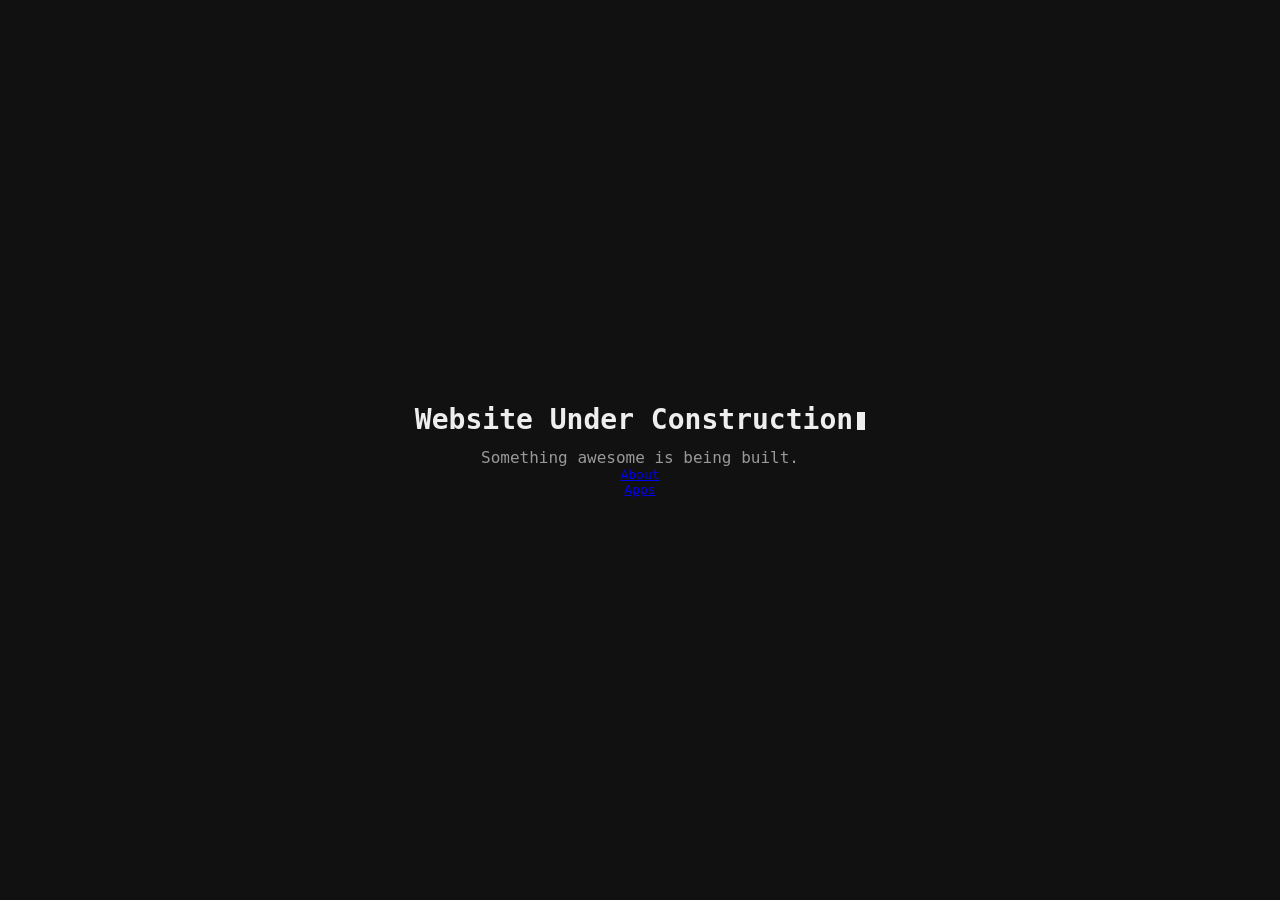
<file: index.html>
<!DOCTYPE html>
<html lang="en">
<head>
    <meta charset="UTF-8">
    <meta name="viewport" content="width=device-width, initial-scale=1.0">
    <title>Under Construction</title>

    <style>
        * {
            box-sizing: border-box;
        }

        body {
            margin: 0;
            min-height: 100vh;
            display: flex;
            align-items: center;
            justify-content: center;
            background: #111;
            color: #eee;
            font-family: monospace;
        }

        .container {
            text-align: center;
            padding: 20px;
        }

        pre {
            font-size: clamp(8px, 1.5vw, 16px);
            line-height: 1.2;
            margin-bottom: 40px;
        }

        h1 {
            font-size: 28px;
            margin: 0 0 12px;
        }

        p {
            color: #999;
            font-size: 16px;
            margin: 0;
        }

        .cursor {
            display: inline-block;
            width: 8px;
            height: 18px;
            background: #eee;
            margin-left: 4px;
            animation: blink 1s steps(1) infinite;
            vertical-align: middle;
        }

        @keyframes blink {
            50% {
                opacity: 0;
            }
        }
    </style>
</head>

<body>
    <div class="container">

        

        <h1>Website Under Construction<span class="cursor"></span></h1>
        <p>Something awesome is being built.</p>
        <p></p><a href="/about/">About</a></p>
        <p></p><a href="/apps/">Apps</a></p>
    </div>
</body>
</html>
</file>
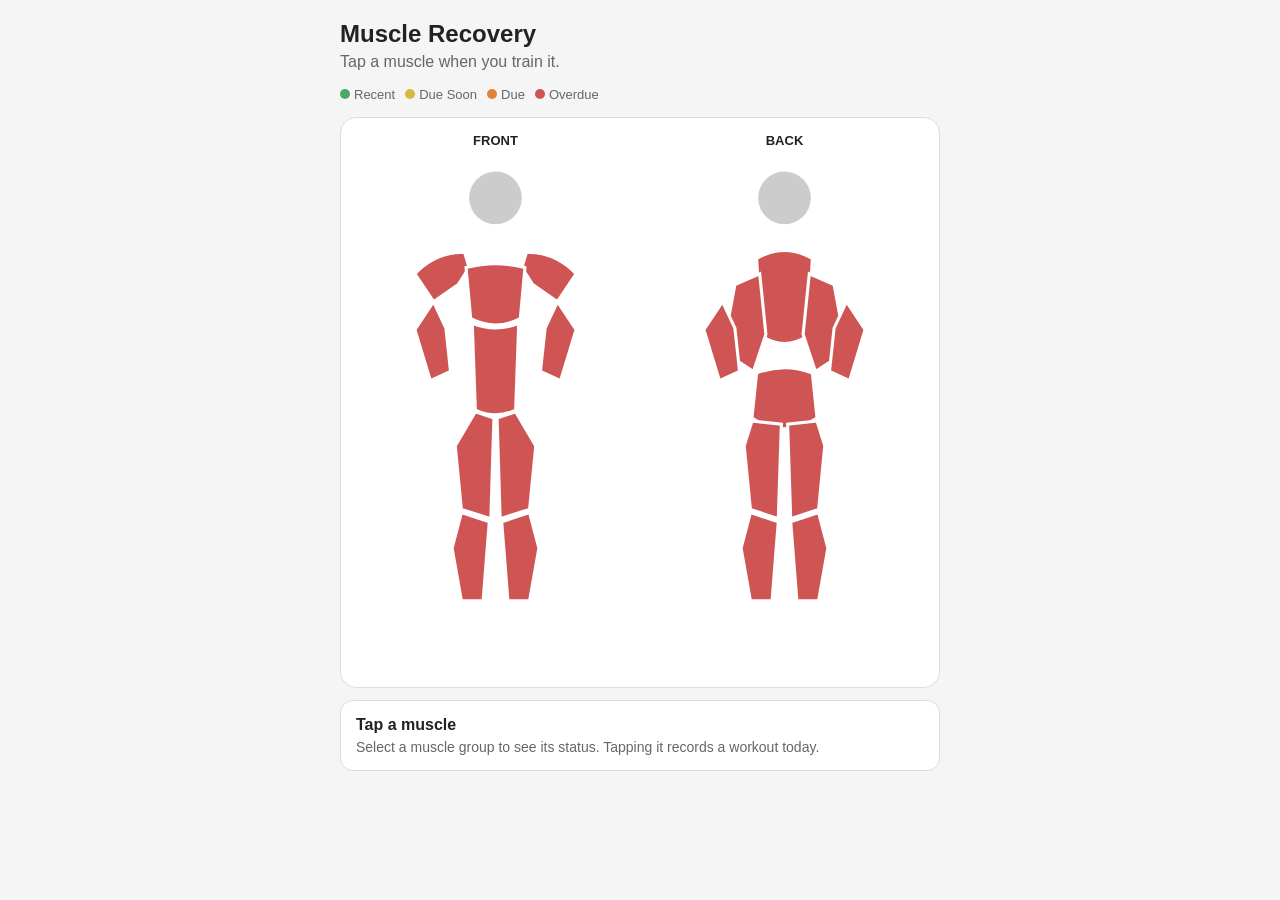
<file: apps/muscle-tracker/index.html>
<!DOCTYPE html>
<html lang="en">

<head>
    <meta charset="UTF-8">
    <meta name="viewport" content="width=device-width, initial-scale=1.0">

    <title>Muscle Recovery Tracker</title>

    <link rel="stylesheet" href="style.css">
</head>

<body>

    <main class="app">

        <header>
            <h1>Muscle Recovery</h1>
            <p>Tap a muscle when you train it.</p>
        </header>

        <div class="legend">
            <span><span class="dot green"></span>Recent</span>
            <span><span class="dot yellow"></span>Due Soon</span>
            <span><span class="dot orange"></span>Due</span>
            <span><span class="dot red"></span>Overdue</span>
        </div>

        <section class="muscle-maps">

            <!-- FRONT -->
            <div class="muscle-map">

                <h2>FRONT</h2>

                <svg viewBox="0 0 180 330">

                    <!-- Head -->
                    <circle
                        cx="90"
                        cy="27"
                        r="17"
                        fill="#cccccc"
                    />

                    <!-- Shoulders -->
                    <path
                        class="muscle"
                        data-muscle="shoulders"
                        d="M70 62Q51 62 38 76L50 94 66 83 73 72Z"
                    />

                    <path
                        class="muscle"
                        data-muscle="shoulders"
                        d="M110 62Q129 62 142 76L130 94 114 83 107 72Z"
                    />

                    <!-- Chest -->
                    <path
                        class="muscle"
                        data-muscle="chest"
                        d="M71 72Q90 67 109 72L106 105Q90 113 74 105Z"
                    />

                    <!-- Biceps -->
                    <path
                        class="muscle"
                        data-muscle="biceps"
                        d="M50 94L38 112 48 145 61 139 58 111Z"
                    />

                    <path
                        class="muscle"
                        data-muscle="biceps"
                        d="M130 94L142 112 132 145 119 139 122 111Z"
                    />

                    <!-- Core -->
                    <path
                        class="muscle"
                        data-muscle="core"
                        d="M75 108Q90 114 105 108L103 164Q90 170 77 164Z"
                    />

                    <!-- Quads -->
                    <path
                        class="muscle"
                        data-muscle="quads"
                        d="M77 165L89 169 87 234 68 228 64 187Z"
                    />

                    <path
                        class="muscle"
                        data-muscle="quads"
                        d="M103 165L91 169 93 234 112 228 116 187Z"
                    />

                    <!-- Calves -->
                    <path
                        class="muscle"
                        data-muscle="calves"
                        d="M68 230L86 236 82 287 68 287 62 253Z"
                    />

                    <path
                        class="muscle"
                        data-muscle="calves"
                        d="M112 230L94 236 98 287 112 287 118 253Z"
                    />

                </svg>

            </div>


            <!-- BACK -->
            <div class="muscle-map">

                <h2>BACK</h2>

                <svg viewBox="0 0 180 330">

                    <!-- Head -->
                    <circle
                        cx="90"
                        cy="27"
                        r="17"
                        fill="#cccccc"
                    />

                    <!-- Upper back -->
                    <path
                        class="muscle"
                        data-muscle="back"
                        d="M72 66Q90 56 108 66L105 116Q90 126 75 116Z"
                    />

                    <!-- Lats -->
                    <path
                        class="muscle"
                        data-muscle="lats"
                        d="M74 76L58 83 50 126 70 139 78 115Z"
                    />

                    <path
                        class="muscle"
                        data-muscle="lats"
                        d="M106 76L122 83 130 126 110 139 102 115Z"
                    />

                    <!-- Triceps -->
                    <path
                        class="muscle"
                        data-muscle="triceps"
                        d="M50 94L38 112 48 145 61 139 58 111Z"
                    />

                    <path
                        class="muscle"
                        data-muscle="triceps"
                        d="M130 94L142 112 132 145 119 139 122 111Z"
                    />

                    <!-- Glutes -->
                    <path
                        class="muscle"
                        data-muscle="glutes"
                        d="M72 140Q90 133 108 140L111 169Q90 183 69 169Z"
                    />

                    <!-- Hamstrings -->
                    <path
                        class="muscle"
                        data-muscle="hamstrings"
                        d="M69 171L88 173 86 234 68 228 64 187Z"
                    />

                    <path
                        class="muscle"
                        data-muscle="hamstrings"
                        d="M111 171L92 173 94 234 112 228 116 187Z"
                    />

                    <!-- Calves -->
                    <path
                        class="muscle"
                        data-muscle="calves"
                        d="M68 230L86 236 82 287 68 287 62 253Z"
                    />

                    <path
                        class="muscle"
                        data-muscle="calves"
                        d="M112 230L94 236 98 287 112 287 118 253Z"
                    />

                </svg>

            </div>

        </section>


        <!-- Information about selected muscle -->
        <section class="info" id="info">

            <strong>Tap a muscle</strong>

            <p>
                Select a muscle group to see its status.
                Tapping it records a workout today.
            </p>

        </section>

    </main>

    <script src="script.js"></script>

</body>
</html>
</file>
<file: apps/muscle-tracker/style.css>
* {
    box-sizing: border-box;
}

body {
    margin: 0;
    padding: 20px;

    font-family: Arial, sans-serif;

    background: #f5f5f5;
    color: #222;
}

.app {
    max-width: 600px;
    margin: 0 auto;
}

header {
    margin-bottom: 15px;
}

h1 {
    margin: 0;
    font-size: 24px;
}

header p {
    margin-top: 5px;
    color: #666;
}


/* -------------------------
   COLOR LEGEND
------------------------- */

.legend {
    display: flex;
    flex-wrap: wrap;
    gap: 10px;

    margin-bottom: 15px;

    font-size: 13px;
    color: #666;
}

.dot {
    display: inline-block;

    width: 10px;
    height: 10px;

    margin-right: 4px;

    border-radius: 50%;
}

.green {
    background: #48a868;
}

.yellow {
    background: #d8b83f;
}

.orange {
    background: #df843d;
}

.red {
    background: #cf5555;
}


/* -------------------------
   MUSCLE MAP
------------------------- */

.muscle-maps {
    display: grid;

    grid-template-columns: 1fr 1fr;

    gap: 10px;

    background: white;

    border: 1px solid #ddd;
    border-radius: 16px;

    padding: 15px;
}

.muscle-map h2 {
    text-align: center;

    font-size: 13px;

    margin: 0 0 8px;
}

svg {
    width: 100%;
    height: auto;
}


/* -------------------------
   CLICKABLE MUSCLES
------------------------- */

.muscle {
    fill: #cf5555;

    stroke: white;
    stroke-width: 2;

    cursor: pointer;

    transition:
        fill 0.3s ease,
        transform 0.1s ease;
}

.muscle:hover {
    stroke: #333;
}

.muscle:active {
    transform: scale(0.97);
}


/* -------------------------
   INFORMATION PANEL
------------------------- */

.info {
    margin-top: 12px;

    padding: 15px;

    background: white;

    border: 1px solid #ddd;
    border-radius: 13px;
}

.info strong {
    font-size: 16px;
}

.info p {
    margin: 5px 0 0;

    color: #666;

    font-size: 14px;
}


/* -------------------------
   MOBILE
------------------------- */

@media (max-width: 450px) {

    body {
        padding: 10px;
    }

    .muscle-maps {
        padding: 8px;
    }

    .legend {
        font-size: 11px;
    }

}
</file>
